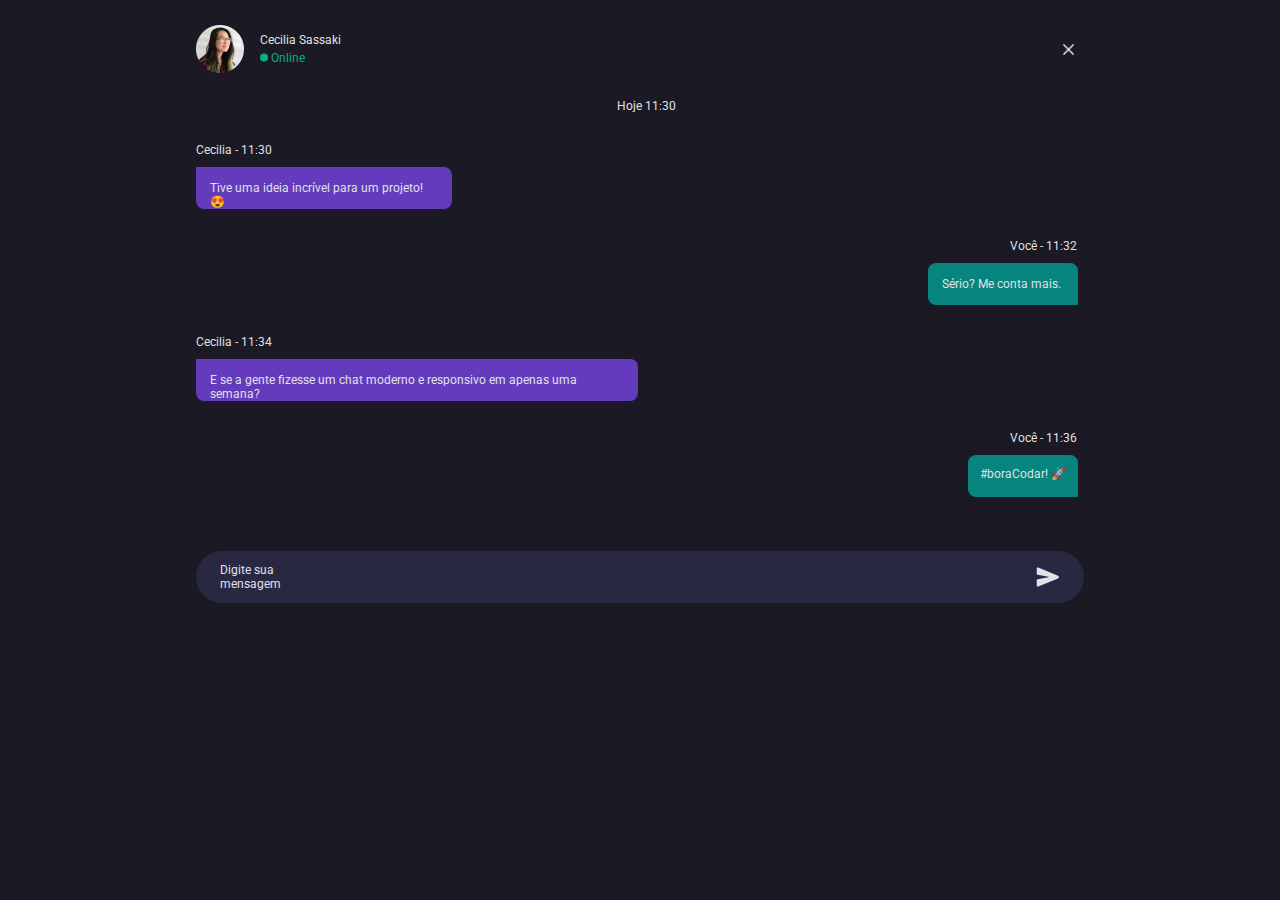
<file: chat/index.html>
<!DOCTYPE html>
<html lang="pt-br">

<head>
    <meta charset="UTF-8">
    <meta http-equiv="X-UA-Compatible" content="IE=edge">
    <meta name="viewport" content="width=device-width, initial-scale=1.0">
    <title>Document</title>
    <link rel="stylesheet" href="./style.css">

    <link rel="preconnect" href="https://fonts.googleapis.com">
    <link rel="preconnect" href="https://fonts.gstatic.com" crossorigin>
    <link href="https://fonts.googleapis.com/css2?family=Roboto:wght@400;700&display=swap" rel="stylesheet">
</head>

<body>
        <div class="conteiner">
            <header>
                <div class="perfil">
                    <img class="img-avatar" src="./assets/avatar.png" alt="">
                    <div class="status">
                        <p>Cecilia Sassaki</p>
                        <svg width="8" height="9" viewBox="0 0 8 9" fill="none" xmlns="http://www.w3.org/2000/svg">
                            <circle cx="4" cy="4.5" r="4" fill="#00B37E" />
                        </svg>
                        <span>Online</span>
                    </div>
                    <img class="img-close" src="./assets/close.png" alt="">
                </div>
            </header>
            <main>
                <span class="main-hour-d">Hoje 11:30</span>
                <div class="messages-d">
                    <div class="message-1">
                        <p class="title-m-1">Cecilia - 11:30</p>
                        <div class="text-m-1">Tive uma ideia incrível para um projeto! 😍</div>
                    </div>
                    <div class="message-2">
                        <p class="title-m-2">Você - 11:32</p>
                        <div class="text-m-2">Sério? Me conta mais.</div>
                    </div>
                    <div class="message-3">
                        <p class="title-m-3">Cecilia - 11:34</p>
                        <div class="text-m-3">E se a gente fizesse um chat moderno e responsivo em apenas uma semana?
                        </div>

                    </div>
                    <div class="message-4">
                        <p class="title-m-4">Você - 11:36</p>
                        <div class="text-m-4">#boraCodar! 🚀</div>
                    </div>
                </div>
            </main>
            <footer>
                <div class="message-input-d">
                    <p>Digite sua mensagem</p>
                    <svg width="24" height="24" viewBox="0 0 24 24" fill="none" xmlns="http://www.w3.org/2000/svg">
                        <path
                            d="M22.3402 10.6429L22.3327 10.6396L2.31328 2.33618C2.1449 2.26571 1.96167 2.23807 1.77999 2.25574C1.59831 2.2734 1.42384 2.33583 1.27219 2.43743C1.11197 2.54242 0.980359 2.68559 0.889207 2.85407C0.798055 3.02254 0.750218 3.21104 0.75 3.40259V8.71306C0.750089 8.97493 0.841528 9.22856 1.00856 9.43024C1.17558 9.63192 1.40774 9.76902 1.665 9.8179L12.5836 11.8368C12.6265 11.8449 12.6652 11.8678 12.6931 11.9014C12.7209 11.9351 12.7362 11.9774 12.7362 12.021C12.7362 12.0647 12.7209 12.107 12.6931 12.1406C12.6652 12.1743 12.6265 12.1971 12.5836 12.2052L1.66547 14.2242C1.40828 14.2729 1.17614 14.4098 1.00903 14.6113C0.841932 14.8128 0.750328 15.0663 0.75 15.3281V20.6395C0.749876 20.8224 0.795166 21.0025 0.881807 21.1636C0.968448 21.3246 1.09373 21.4617 1.24641 21.5624C1.43006 21.6845 1.6456 21.7497 1.86609 21.7499C2.01938 21.7498 2.1711 21.719 2.31234 21.6595L22.3313 13.4034L22.3402 13.3992C22.6096 13.2833 22.8392 13.0911 23.0006 12.8461C23.1619 12.6012 23.2479 12.3143 23.2479 12.021C23.2479 11.7277 23.1619 11.4409 23.0006 11.1959C22.8392 10.951 22.6096 10.7587 22.3402 10.6429Z"
                            fill="#E1E1E6" />
                    </svg>

                </div>
            </footer>
        </div>
    </div>
</body>

</html>
</file>
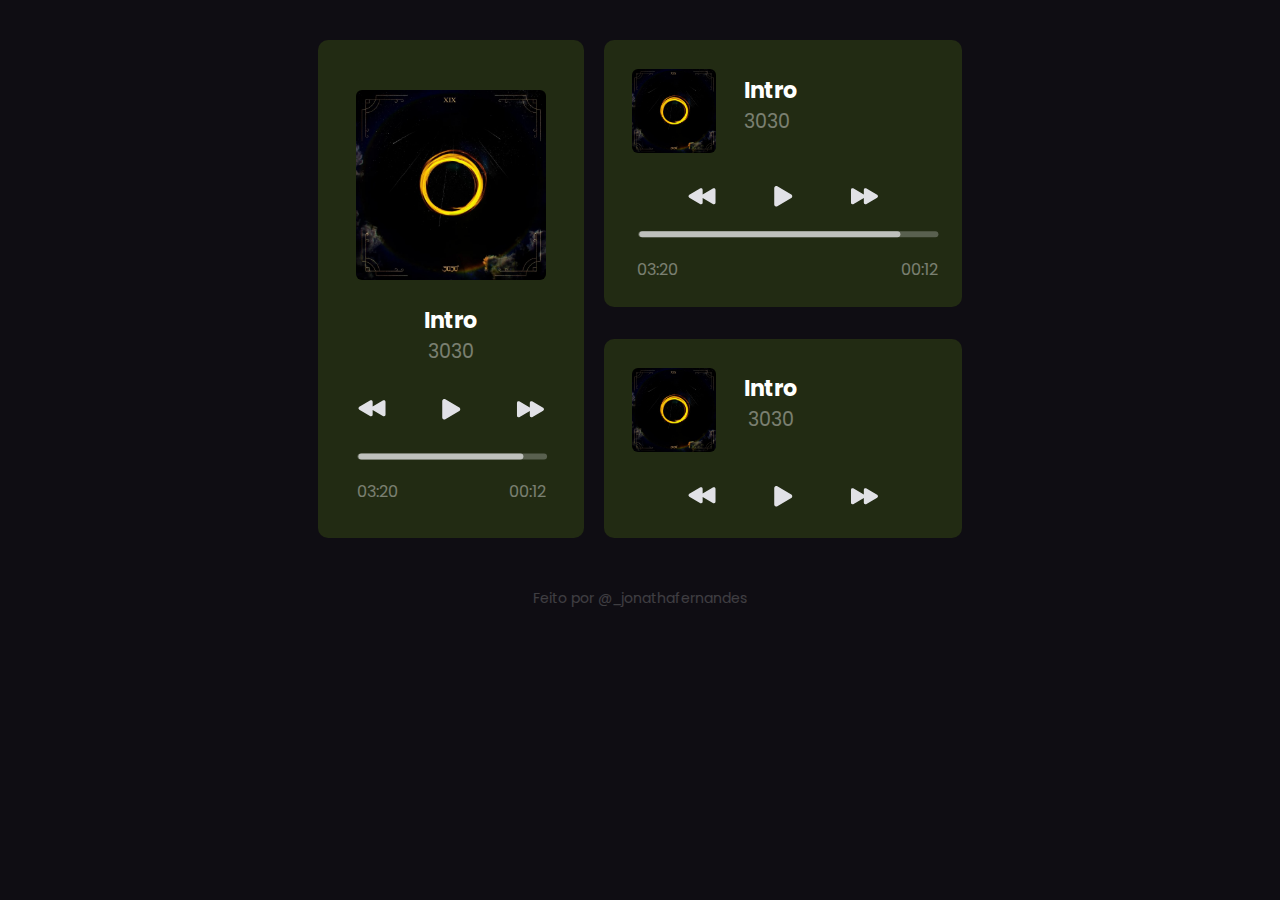
<file: music-player/index.html>
<!DOCTYPE html>
<html lang="pt-br">

<head>
    <meta charset="UTF-8">
    <meta http-equiv="X-UA-Compatible" content="IE=edge">
    <meta name="viewport" content="width=device-width, initial-scale=1.0">
    <title>Desafio 1 | #boracodar</title>
    <link rel="stylesheet" href="style.css">
    <link rel="preconnect" href="https://fonts.googleapis.com">
    <link rel="preconnect" href="https://fonts.gstatic.com" crossorigin>
    <link href="https://fonts.googleapis.com/css2?family=Poppins&display=swap" rel="stylesheet">
</head>

<body>
    <div class="container">
        <div class="presentation-1">
            <img src="./assets/image.jpg" alt="">
            <h3>
                Intro
            </h3>
            <p>3030</p>
            <div class="playback-icons">
                <svg width="28" height="17" viewBox="0 0 28 17" fill="none" xmlns="http://www.w3.org/2000/svg">
                    <path
                        d="M1.33917 6.73971L11.9664 0.381491C12.2293 0.221523 12.5303 0.135093 12.8381 0.131233C13.1458 0.127373 13.4489 0.206224 13.7157 0.359547C14.0053 0.528146 14.245 0.770363 14.4107 1.0616C14.5763 1.35284 14.6619 1.68272 14.6588 2.01775V6.46569L24.8274 0.379803C25.0903 0.219835 25.3914 0.133405 25.6991 0.129545C26.0068 0.125685 26.3099 0.204536 26.5768 0.357859C26.8663 0.526458 27.1061 0.768675 27.2717 1.05991C27.4373 1.35115 27.5229 1.68103 27.5198 2.01606V14.4512C27.5231 14.7863 27.4376 15.1163 27.2719 15.4077C27.1063 15.699 26.8664 15.9413 26.5768 16.1099C26.3099 16.2632 26.0068 16.3421 25.6991 16.3382C25.3914 16.3344 25.0903 16.2479 24.8274 16.088L14.6588 9.99928V14.4489C14.6625 14.7844 14.5771 15.1149 14.4114 15.4067C14.2458 15.6985 14.0057 15.9411 13.7157 16.1099C13.4489 16.2632 13.1458 16.3421 12.8381 16.3382C12.5303 16.3344 12.2293 16.2479 11.9664 16.088L1.33917 9.72976C1.08653 9.5715 0.878246 9.35164 0.733863 9.09083C0.589479 8.83001 0.513733 8.53678 0.513733 8.23867C0.513733 7.94056 0.589479 7.64733 0.733863 7.38651C0.878246 7.1257 1.08653 6.90584 1.33917 6.74758V6.73971Z"
                        fill="#E1E1E6" />
                </svg>
                <svg width="30" height="30" viewBox="0 0 30 30" fill="none" xmlns="http://www.w3.org/2000/svg">
                    <path
                        d="M8.32137 25.586C7.9759 25.5853 7.63655 25.4948 7.33669 25.3232C6.66148 24.9406 6.24173 24.1978 6.24173 23.3915V7.07398C6.24173 6.26542 6.66148 5.52494 7.33669 5.14232C7.64369 4.96589 7.99244 4.87516 8.3465 4.87961C8.70056 4.88407 9.04692 4.98354 9.34938 5.16764L23.2952 13.5155C23.5859 13.6977 23.8255 13.9508 23.9916 14.251C24.1577 14.5511 24.2448 14.8886 24.2448 15.2316C24.2448 15.5747 24.1577 15.9121 23.9916 16.2123C23.8255 16.5125 23.5859 16.7655 23.2952 16.9478L9.34713 25.2979C9.0376 25.485 8.68307 25.5846 8.32137 25.586Z"
                        fill="#E1E1E6" />
                </svg>
                <svg width="29" height="30" viewBox="0 0 29 30" fill="none" xmlns="http://www.w3.org/2000/svg">
                    <g clip-path="url(#clip0_1_74)">
                        <path
                            d="M27.1426 13.7397L16.5154 7.38149C16.2525 7.22152 15.9514 7.13509 15.6437 7.13123C15.336 7.12737 15.0329 7.20622 14.766 7.35955C14.4765 7.52815 14.2368 7.77036 14.0711 8.0616C13.9055 8.35284 13.8199 8.68272 13.823 9.01775V13.4657L3.65435 7.3798C3.39144 7.21983 3.0904 7.13341 2.78268 7.12955C2.47495 7.12568 2.17183 7.20454 1.905 7.35786C1.61547 7.52646 1.37571 7.76867 1.21008 8.05991C1.04445 8.35115 0.958845 8.68103 0.961955 9.01606V21.4512C0.958745 21.7863 1.0443 22.1163 1.20994 22.4076C1.37558 22.699 1.61538 22.9413 1.905 23.1099C2.17183 23.2632 2.47495 23.3421 2.78268 23.3382C3.0904 23.3344 3.39144 23.2479 3.65435 23.088L13.823 16.9993V21.4489C13.8194 21.7844 13.9048 22.1149 14.0704 22.4066C14.2361 22.6984 14.4761 22.9411 14.766 23.1099C15.0329 23.2632 15.336 23.3421 15.6437 23.3382C15.9514 23.3344 16.2525 23.2479 16.5154 23.088L27.1426 16.7298C27.3953 16.5715 27.6035 16.3516 27.7479 16.0908C27.8923 15.83 27.968 15.5368 27.968 15.2387C27.968 14.9406 27.8923 14.6473 27.7479 14.3865C27.6035 14.1257 27.3953 13.9058 27.1426 13.7476V13.7397Z"
                            fill="#E1E1E6" />
                    </g>
                    <defs>
                        <clipPath id="clip0_1_74">
                            <rect width="28.8089" height="28.8089" fill="white"
                                transform="translate(0.0612183 0.828369)" />
                        </clipPath>
                    </defs>
                </svg>
            </div>
            <div class="playtime">
                <div class="playtime-bar">
                    <svg class="bar-1" width="191" height="7" viewBox="0 0 191 7" fill="none"
                        xmlns="http://www.w3.org/2000/svg">
                        <rect opacity="0.3" x="0.411865" y="0.446167" width="189.659" height="6.00186" rx="3.00093"
                            fill="#D9D9D9" />
                    </svg>
                    <svg class="bar-2" width="166" height="7" viewBox="0 0 166 7" fill="none"
                        xmlns="http://www.w3.org/2000/svg">
                        <rect opacity="0.8" x="0.411865" y="0.446167" width="165.003" height="6.00186" rx="3.00093"
                            fill="#D9D9D9" />
                    </svg>
                </div>
                <div class="playtime-text">
                    <p>
                        03:20
                    </p>
                    <p>
                        00:12
                    </p>
                </div>
            </div>
        </div>
        <div class="container-2">
            <div class="presentation-2">
                <div class="img-title">
                    <img src="./assets/image.jpg" alt="">
                    <div class="img-text">
                        <h3>
                            Intro
                        </h3>
                        <p>3030</p>
                    </div>
                </div>
                <div class="playback-icons">
                    <svg width="28" height="17" viewBox="0 0 28 17" fill="none" xmlns="http://www.w3.org/2000/svg">
                        <path
                            d="M1.33917 6.73971L11.9664 0.381491C12.2293 0.221523 12.5303 0.135093 12.8381 0.131233C13.1458 0.127373 13.4489 0.206224 13.7157 0.359547C14.0053 0.528146 14.245 0.770363 14.4107 1.0616C14.5763 1.35284 14.6619 1.68272 14.6588 2.01775V6.46569L24.8274 0.379803C25.0903 0.219835 25.3914 0.133405 25.6991 0.129545C26.0068 0.125685 26.3099 0.204536 26.5768 0.357859C26.8663 0.526458 27.1061 0.768675 27.2717 1.05991C27.4373 1.35115 27.5229 1.68103 27.5198 2.01606V14.4512C27.5231 14.7863 27.4376 15.1163 27.2719 15.4077C27.1063 15.699 26.8664 15.9413 26.5768 16.1099C26.3099 16.2632 26.0068 16.3421 25.6991 16.3382C25.3914 16.3344 25.0903 16.2479 24.8274 16.088L14.6588 9.99928V14.4489C14.6625 14.7844 14.5771 15.1149 14.4114 15.4067C14.2458 15.6985 14.0057 15.9411 13.7157 16.1099C13.4489 16.2632 13.1458 16.3421 12.8381 16.3382C12.5303 16.3344 12.2293 16.2479 11.9664 16.088L1.33917 9.72976C1.08653 9.5715 0.878246 9.35164 0.733863 9.09083C0.589479 8.83001 0.513733 8.53678 0.513733 8.23867C0.513733 7.94056 0.589479 7.64733 0.733863 7.38651C0.878246 7.1257 1.08653 6.90584 1.33917 6.74758V6.73971Z"
                            fill="#E1E1E6" />
                    </svg>
                    <svg width="30" height="30" viewBox="0 0 30 30" fill="none" xmlns="http://www.w3.org/2000/svg">
                        <path
                            d="M8.32137 25.586C7.9759 25.5853 7.63655 25.4948 7.33669 25.3232C6.66148 24.9406 6.24173 24.1978 6.24173 23.3915V7.07398C6.24173 6.26542 6.66148 5.52494 7.33669 5.14232C7.64369 4.96589 7.99244 4.87516 8.3465 4.87961C8.70056 4.88407 9.04692 4.98354 9.34938 5.16764L23.2952 13.5155C23.5859 13.6977 23.8255 13.9508 23.9916 14.251C24.1577 14.5511 24.2448 14.8886 24.2448 15.2316C24.2448 15.5747 24.1577 15.9121 23.9916 16.2123C23.8255 16.5125 23.5859 16.7655 23.2952 16.9478L9.34713 25.2979C9.0376 25.485 8.68307 25.5846 8.32137 25.586Z"
                            fill="#E1E1E6" />
                    </svg>
                    <svg width="29" height="30" viewBox="0 0 29 30" fill="none" xmlns="http://www.w3.org/2000/svg">
                        <g clip-path="url(#clip0_1_74)">
                            <path
                                d="M27.1426 13.7397L16.5154 7.38149C16.2525 7.22152 15.9514 7.13509 15.6437 7.13123C15.336 7.12737 15.0329 7.20622 14.766 7.35955C14.4765 7.52815 14.2368 7.77036 14.0711 8.0616C13.9055 8.35284 13.8199 8.68272 13.823 9.01775V13.4657L3.65435 7.3798C3.39144 7.21983 3.0904 7.13341 2.78268 7.12955C2.47495 7.12568 2.17183 7.20454 1.905 7.35786C1.61547 7.52646 1.37571 7.76867 1.21008 8.05991C1.04445 8.35115 0.958845 8.68103 0.961955 9.01606V21.4512C0.958745 21.7863 1.0443 22.1163 1.20994 22.4076C1.37558 22.699 1.61538 22.9413 1.905 23.1099C2.17183 23.2632 2.47495 23.3421 2.78268 23.3382C3.0904 23.3344 3.39144 23.2479 3.65435 23.088L13.823 16.9993V21.4489C13.8194 21.7844 13.9048 22.1149 14.0704 22.4066C14.2361 22.6984 14.4761 22.9411 14.766 23.1099C15.0329 23.2632 15.336 23.3421 15.6437 23.3382C15.9514 23.3344 16.2525 23.2479 16.5154 23.088L27.1426 16.7298C27.3953 16.5715 27.6035 16.3516 27.7479 16.0908C27.8923 15.83 27.968 15.5368 27.968 15.2387C27.968 14.9406 27.8923 14.6473 27.7479 14.3865C27.6035 14.1257 27.3953 13.9058 27.1426 13.7476V13.7397Z"
                                fill="#E1E1E6" />
                        </g>
                        <defs>
                            <clipPath id="clip0_1_74">
                                <rect width="28.8089" height="28.8089" fill="white"
                                    transform="translate(0.0612183 0.828369)" />
                            </clipPath>
                        </defs>
                    </svg>
                </div>
                <div class="playtime">
                    <div class="playtime-bar">
                        <svg class="bar-1" width="301" height="7" viewBox="0 0 301 7" fill="none"
                            xmlns="http://www.w3.org/2000/svg">
                            <rect opacity="0.3" x="0.291325" y="0.261597" width="300.093" height="6.00186" rx="3.00093"
                                fill="#D9D9D9" />
                        </svg>
                        <svg class="bar-2" width="262" height="7" viewBox="0 0 262 7" fill="none"
                            xmlns="http://www.w3.org/2000/svg">
                            <rect opacity="0.8" x="0.291325" y="0.261597" width="261.081" height="6.00186" rx="3.00093"
                                fill="#D9D9D9" />
                        </svg>
                    </div>
                    <div class="playtime-text">
                        <p>
                            03:20
                        </p>
                        <p>
                            00:12
                        </p>
                    </div>
                </div>
            </div>
            <div class="presentation-3">
                <div class="img-title">
                    <img src="./assets/image.jpg" alt="">
                    <div class="img-text">
                        <h3>
                            Intro
                        </h3>
                        <p>3030</p>
                    </div>
                </div>
                <div class="playback-icons">
                    <svg width="28" height="17" viewBox="0 0 28 17" fill="none" xmlns="http://www.w3.org/2000/svg">
                        <path
                            d="M1.33917 6.73971L11.9664 0.381491C12.2293 0.221523 12.5303 0.135093 12.8381 0.131233C13.1458 0.127373 13.4489 0.206224 13.7157 0.359547C14.0053 0.528146 14.245 0.770363 14.4107 1.0616C14.5763 1.35284 14.6619 1.68272 14.6588 2.01775V6.46569L24.8274 0.379803C25.0903 0.219835 25.3914 0.133405 25.6991 0.129545C26.0068 0.125685 26.3099 0.204536 26.5768 0.357859C26.8663 0.526458 27.1061 0.768675 27.2717 1.05991C27.4373 1.35115 27.5229 1.68103 27.5198 2.01606V14.4512C27.5231 14.7863 27.4376 15.1163 27.2719 15.4077C27.1063 15.699 26.8664 15.9413 26.5768 16.1099C26.3099 16.2632 26.0068 16.3421 25.6991 16.3382C25.3914 16.3344 25.0903 16.2479 24.8274 16.088L14.6588 9.99928V14.4489C14.6625 14.7844 14.5771 15.1149 14.4114 15.4067C14.2458 15.6985 14.0057 15.9411 13.7157 16.1099C13.4489 16.2632 13.1458 16.3421 12.8381 16.3382C12.5303 16.3344 12.2293 16.2479 11.9664 16.088L1.33917 9.72976C1.08653 9.5715 0.878246 9.35164 0.733863 9.09083C0.589479 8.83001 0.513733 8.53678 0.513733 8.23867C0.513733 7.94056 0.589479 7.64733 0.733863 7.38651C0.878246 7.1257 1.08653 6.90584 1.33917 6.74758V6.73971Z"
                            fill="#E1E1E6" />
                    </svg>
                    <svg width="30" height="30" viewBox="0 0 30 30" fill="none" xmlns="http://www.w3.org/2000/svg">
                        <path
                            d="M8.32137 25.586C7.9759 25.5853 7.63655 25.4948 7.33669 25.3232C6.66148 24.9406 6.24173 24.1978 6.24173 23.3915V7.07398C6.24173 6.26542 6.66148 5.52494 7.33669 5.14232C7.64369 4.96589 7.99244 4.87516 8.3465 4.87961C8.70056 4.88407 9.04692 4.98354 9.34938 5.16764L23.2952 13.5155C23.5859 13.6977 23.8255 13.9508 23.9916 14.251C24.1577 14.5511 24.2448 14.8886 24.2448 15.2316C24.2448 15.5747 24.1577 15.9121 23.9916 16.2123C23.8255 16.5125 23.5859 16.7655 23.2952 16.9478L9.34713 25.2979C9.0376 25.485 8.68307 25.5846 8.32137 25.586Z"
                            fill="#E1E1E6" />
                    </svg>
                    <svg width="29" height="30" viewBox="0 0 29 30" fill="none" xmlns="http://www.w3.org/2000/svg">
                        <g clip-path="url(#clip0_1_74)">
                            <path
                                d="M27.1426 13.7397L16.5154 7.38149C16.2525 7.22152 15.9514 7.13509 15.6437 7.13123C15.336 7.12737 15.0329 7.20622 14.766 7.35955C14.4765 7.52815 14.2368 7.77036 14.0711 8.0616C13.9055 8.35284 13.8199 8.68272 13.823 9.01775V13.4657L3.65435 7.3798C3.39144 7.21983 3.0904 7.13341 2.78268 7.12955C2.47495 7.12568 2.17183 7.20454 1.905 7.35786C1.61547 7.52646 1.37571 7.76867 1.21008 8.05991C1.04445 8.35115 0.958845 8.68103 0.961955 9.01606V21.4512C0.958745 21.7863 1.0443 22.1163 1.20994 22.4076C1.37558 22.699 1.61538 22.9413 1.905 23.1099C2.17183 23.2632 2.47495 23.3421 2.78268 23.3382C3.0904 23.3344 3.39144 23.2479 3.65435 23.088L13.823 16.9993V21.4489C13.8194 21.7844 13.9048 22.1149 14.0704 22.4066C14.2361 22.6984 14.4761 22.9411 14.766 23.1099C15.0329 23.2632 15.336 23.3421 15.6437 23.3382C15.9514 23.3344 16.2525 23.2479 16.5154 23.088L27.1426 16.7298C27.3953 16.5715 27.6035 16.3516 27.7479 16.0908C27.8923 15.83 27.968 15.5368 27.968 15.2387C27.968 14.9406 27.8923 14.6473 27.7479 14.3865C27.6035 14.1257 27.3953 13.9058 27.1426 13.7476V13.7397Z"
                                fill="#E1E1E6" />
                        </g>
                        <defs>
                            <clipPath id="clip0_1_74">
                                <rect width="28.8089" height="28.8089" fill="white"
                                    transform="translate(0.0612183 0.828369)" />
                            </clipPath>
                        </defs>
                    </svg>
                </div>
            </div>
        </div>
    </div>
    <footer>
        <div class="footer">
            Feito por <a href="https://instagram.com/_jonathafernandes" target="_blank">@_jonathafernandes</a>
        </div>
    </footer>
</body>

</html>
</file>
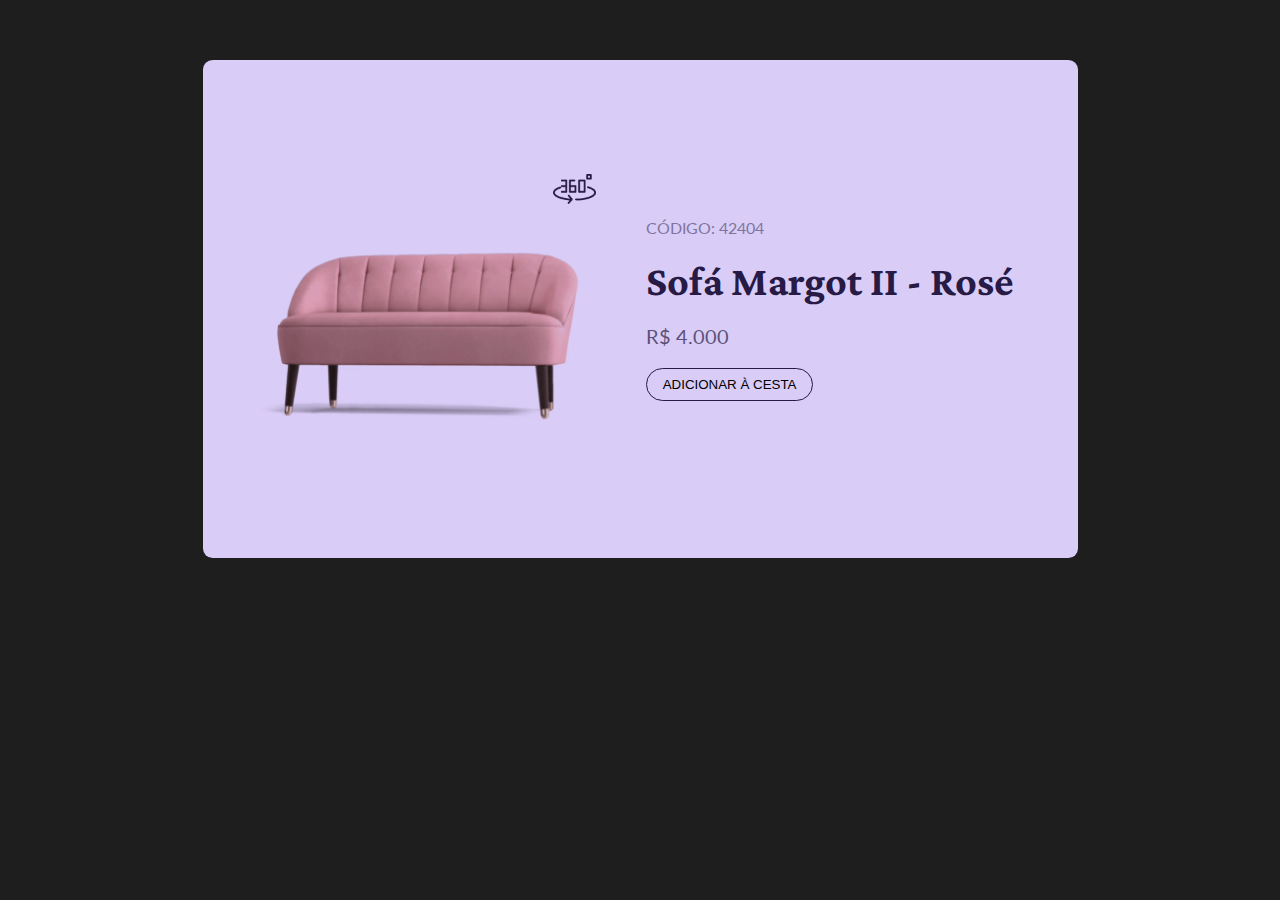
<file: product-card/index.html>
<!DOCTYPE html>
<html lang="pt-br">

<head>
    <meta charset="UTF-8">
    <meta http-equiv="X-UA-Compatible" content="IE=edge">
    <meta name="viewport" content="width=device-width, initial-scale=1.0">
    <link rel="preconnect" href="https://fonts.googleapis.com">
    <link rel="preconnect" href="https://fonts.gstatic.com" crossorigin>
    <link href="https://fonts.googleapis.com/css2?family=Lato:wght@300;400&display=swap" rel="stylesheet">
    <link href="https://fonts.googleapis.com/css2?family=Crimson+Pro:wght@600&display=swap" rel="stylesheet">
    <title>Desafio 2 | #boracodar</title>
    <link rel="stylesheet" href="./style.css">
</head>

<body>
    <main>
        <div class="conteiner">
            <section class="section-1">
                <img onclick="changeImage()" id="img-secondary" src="./assets/360-img.png" alt="">
                <img id="img-principal" src="./assets/image.png" alt="">
            </section>
            <section class="section-2">
                <span>
                    Código: 42404
                </span>
                <h2>
                    Sofá Margot II - Rosé
                </h2>
                <p>
                    R$ 4.000
                </p>
                <button>
                    Adicionar à cesta
                </button>
            </section>
        </div>
    </main>
    <script src="./script.js"></script>
</body>

</html>
</file>
<file: chat/style.css>
* {
    margin: 0;
    padding: 0;
    box-sizing: border-box;
}

body {
    background: #1A1924;
    color: #E1E1E6;

    font-family: 'Roboto', sans-serif;
    font-size: 12px;
    font-weight: 400;

    display: flex;
    justify-content: center;
}

.conteiner {
    margin: 25px;
}

.img-avatar {
    width: 48px;
    height: 48px;
    margin-right: 16px;
}

.perfil {
    display: flex;
    align-items: center;

    margin-bottom: 26px;
}

.status p {
    margin-bottom: 4px;
}

.status span {
    color: #00B37E;
}

.img-close {
    width: 11px;
    height: 11px;
}

.status {
    margin-right: 722px;
}

main .main-hour-d {
    margin-left: 421px;
}

.messages-d .message-1 {
    margin-top: 30px;
}

.messages-d .title-m-1 {
    margin-bottom: 10px;
}

.messages-d .text-m-1 {
    background: #633BBC;

    padding: 14px;
    width: 256px;
    height: 42px;
    border-radius: 0px 8px 8px 8px;
}

.messages-d .message-2 {
    margin-left: 732px;
}

.messages-d .title-m-2 {
    margin: 30px 0 10px 82px;
}

.messages-d .text-m-2 {
    padding: 14px;

    width: 150px;
    height: 42px;

    background: #07847E;
    border-radius: 8px 8px 0px 8px;
}

.messages-d .message-3 {
    margin-top: 30px;
}

.messages-d .title-m-3 {
    margin-bottom: 10px;
}

.messages-d .text-m-3 {
    background: #633BBC;

    padding: 14px;
    width: 442px;
    height: 42px;
    border-radius: 0px 8px 8px 8px;
}

.messages-d .message-4 {
    margin-left: 772px;
}

.messages-d .title-m-4 {
    margin: 30px 0 10px 42px;
}

.messages-d .text-m-4 {
    padding: 12px;

    width: 110px;
    height: 42px;

    background: #07847E;
    border-radius: 8px 8px 0px 8px;
}

.message-input-d {
    display: flex;
    gap: 700px;
    padding: 14px 24px;
    align-items: center;

    margin-top: 54px;
    width: 888px;
    height: 52px;

    background: #282843;
    border-radius: 999px;
}
</file>
<file: music-player/style.css>
* {
    margin: 0;
    padding: 0;
    border: 0;
    text-decoration: none;
    box-sizing: border-box;
}


body {
    display: flex;
    flex-direction: column;
    align-items: center;
    justify-content: center;
    margin-top: 40px;

    background: #0F0D13;
    color: #fff;

    font-size: 19px;
    font-family: 'Poppins', sans-serif;
}

img {
    width: 189.66px;
    height: 189.66px;
    border-radius: 6px;

    margin-top: 50px;
}

.container {
    display: flex;
    justify-content: center;
    gap: 20px;
}

.container-2 {
    display: flex;
    flex-direction: column;
    align-items: center;
}
.container .presentation-1 {
    background: #222b13;
    width: 266.48px;
    height: 498px;
    border-radius: 10px;

    text-align: center;
}

h3 {
    margin-top: 16px;
}

p {
    opacity: 0.4;
}

.presentation-1 .playback-icons {
    display: flex;
    justify-content: center;
    align-items: center;
    gap: 50px;

    margin-top: 28px;
}

.presentation-1 .playback-icons svg {
    cursor: pointer;
    transition: 50ms;
}

.presentation-1 .playback-icons svg:hover {
    opacity: 0.8;
}

.presentation-1 .playtime-bar {
    display: flex;
    margin-top: 29px;
}

.presentation-1 .playtime-bar .bar-1 {
    position: absolute;
    margin-left: 39px;
}

.presentation-1 .playtime-bar .bar-2 {
    display: block;
    margin-left: 40px;
}

.presentation-1 .playtime-text {
    display: flex;
    justify-content: center;
    gap: 111px;
    margin-top: 19px;
    margin-bottom: 50px;

    font-size: 16px;
}

.container .presentation-2{
    background: #222b13;

    height: 266.68px;
    width: 357.71px;
    margin-bottom: 32px;

    border-radius: 10px;
}

.presentation-2 img {
    width: 84.03px;
    height: 84.03px;

    margin-top: 29px;
    border-radius: 6px;
}

.presentation-2 .img-title {
    display: flex;
    align-items: center;
    justify-content: flex-start;
    gap: 28px;
    
    margin-left: 28px;
}

.presentation-2 .playback-icons {
    display: flex;
    justify-content: center;
    align-items: center;
    gap: 52px;

    margin-top: 28px;
}

.presentation-2 .playback-icons svg {
    cursor: pointer;
    transition: 50ms;
}

.presentation-2 .playback-icons svg:hover {
    opacity: 0.8;
}

.presentation-2 .playtime-bar {
    display: flex;
    margin-top: 20px;
}

.presentation-2 .playtime-bar .bar-1 {
    position: absolute;
    margin-left: 34px;
}

.presentation-2 .playtime-bar .bar-2 {
    display: block;
    margin-left: 35px;
    
}

.presentation-2 .playtime-text {
    display: flex;
    gap: 223px;
    margin: 19px 0 50px 33px;

    font-size: 16px;
}

.container .presentation-3{
    background: #222b13;
    width: 357.71px;
    height: 199.26px;
    border-radius: 10px;

    text-align: center;
}

.presentation-3 img {
    width: 84.03px;
    height: 84.03px;

    margin-top: 29px;
    border-radius: 6px;
}

.presentation-3 .img-title {
    display: flex;
    align-items: center;
    justify-content: flex-start;
    gap: 28px;
    
    margin-left: 28px;
}

.presentation-3 .playback-icons {
    display: flex;
    justify-content: center;
    align-items: center;
    gap: 52px;

    margin-top: 29px;
}

.presentation-3 .playback-icons svg {
    cursor: pointer;
    transition: 50ms;
}

.presentation-3 .playback-icons svg:hover {
    opacity: 0.8;
}

.footer {
    text-align: center;
    font-size: 14px;
    opacity: 0.2;

    margin: 50px 0 0 0;
}

.footer a {
    color: #fff;
}

.footer a:hover {
    opacity: 0.8;
}

@media (max-width: 785px) {
    .container {
        display: flex;
        flex-direction: column;
        align-items: center;
        justify-content: center;
    }

    .container .presentation-2{
        margin-bottom: 20px;
    }


    .footer {
        margin-bottom: 30px;
    }
}

@media (max-width: 396px) {
    .container .presentation-2 {
        width: 300px;
    }

    .presentation-2 .playtime-text {
        gap: 182px;
        margin: 19px 0 50px 19px;
    }

    .presentation-2 .playtime-bar .bar-1 {
        display: none;
    }

    .presentation-2 .playtime-bar .bar-2 {
        margin-left: 19px;
    }

    .container .presentation-3 {
        width: 300px;
    }

}
</file>
<file: product-card/style.css>
* {
    margin: 0;
    padding: 0;
    box-sizing: border-box;
    text-decoration: none;
}

body {
    display: flex;
    justify-content: center;

    background: #1e1e1e;
    color: #271A45;
    font-family: 'Lato', sans-serif;
}

.conteiner {
    display: flex;
    flex-direction: row;
    align-items: center;
    padding: 0px;

    position: relative;
    width: 875px;
    height: 498px;
    margin-top: 60px;

    background: #D9CDF7;
    border-radius: 9.60297px;
}

.section-1 {
    display: flex;
    flex-direction: column;

    margin-top: 30px;
}

#img-principal {
    width: 100%;
}

#img-secondary {
    position: absolute;
    left: 40%;
    top: 8.8%;
    width: 5%;

    margin-top: 70px;

    cursor: pointer;

    color: #271A45;
}

.section-2 {
    display: flex;
    flex-direction: column;
    justify-content: center;
    align-items: flex-start;
    padding: 0px;
    gap: 20px;

    width: 100%;
}

.section-2 span {
    text-transform: uppercase;
    opacity: 0.5;
}

.section-2 h2 {
    font-family: 'Crimson Pro';
    font-size: 42px;
}

.section-2 p {
    font-size: 20px;
    opacity: 0.7;
}

.section-2 button {
    align-items: center;
    padding: 8px 16px;
    border: 0.5px solid #271A45;
    border-radius: 999px;

    background-color: #D9CDF7;
    text-transform: uppercase;

    cursor: pointer;

    transition: 300ms;
}

.section-2 button:hover {
    background: #271A45;
    color: #D9CDF7;
}

@media (max-width: 910px) {
    .conteiner {
        display: flex;
        flex-direction: column;
        justify-content: center;

        width: 660px;
        height: 798px;

        margin-bottom: 40px;
    }

    #img-secondary {
        left: 75%;
        top: 7.8%;

        width: 8%;
    }    

    .section-2 {
        display: flex;
        flex-direction: column;
        align-items: center;
        padding: 0px;
        gap: 25px;
    
        width: 100%;
    }
}

@media (max-width: 685px) {
    .conteiner {
        width: 300px;
    }

    #img-secondary {
        top: 18%;

        width: 10%;
    }

    .section-2 h2 {
        font-size: 32px;
    }
}
</file>
